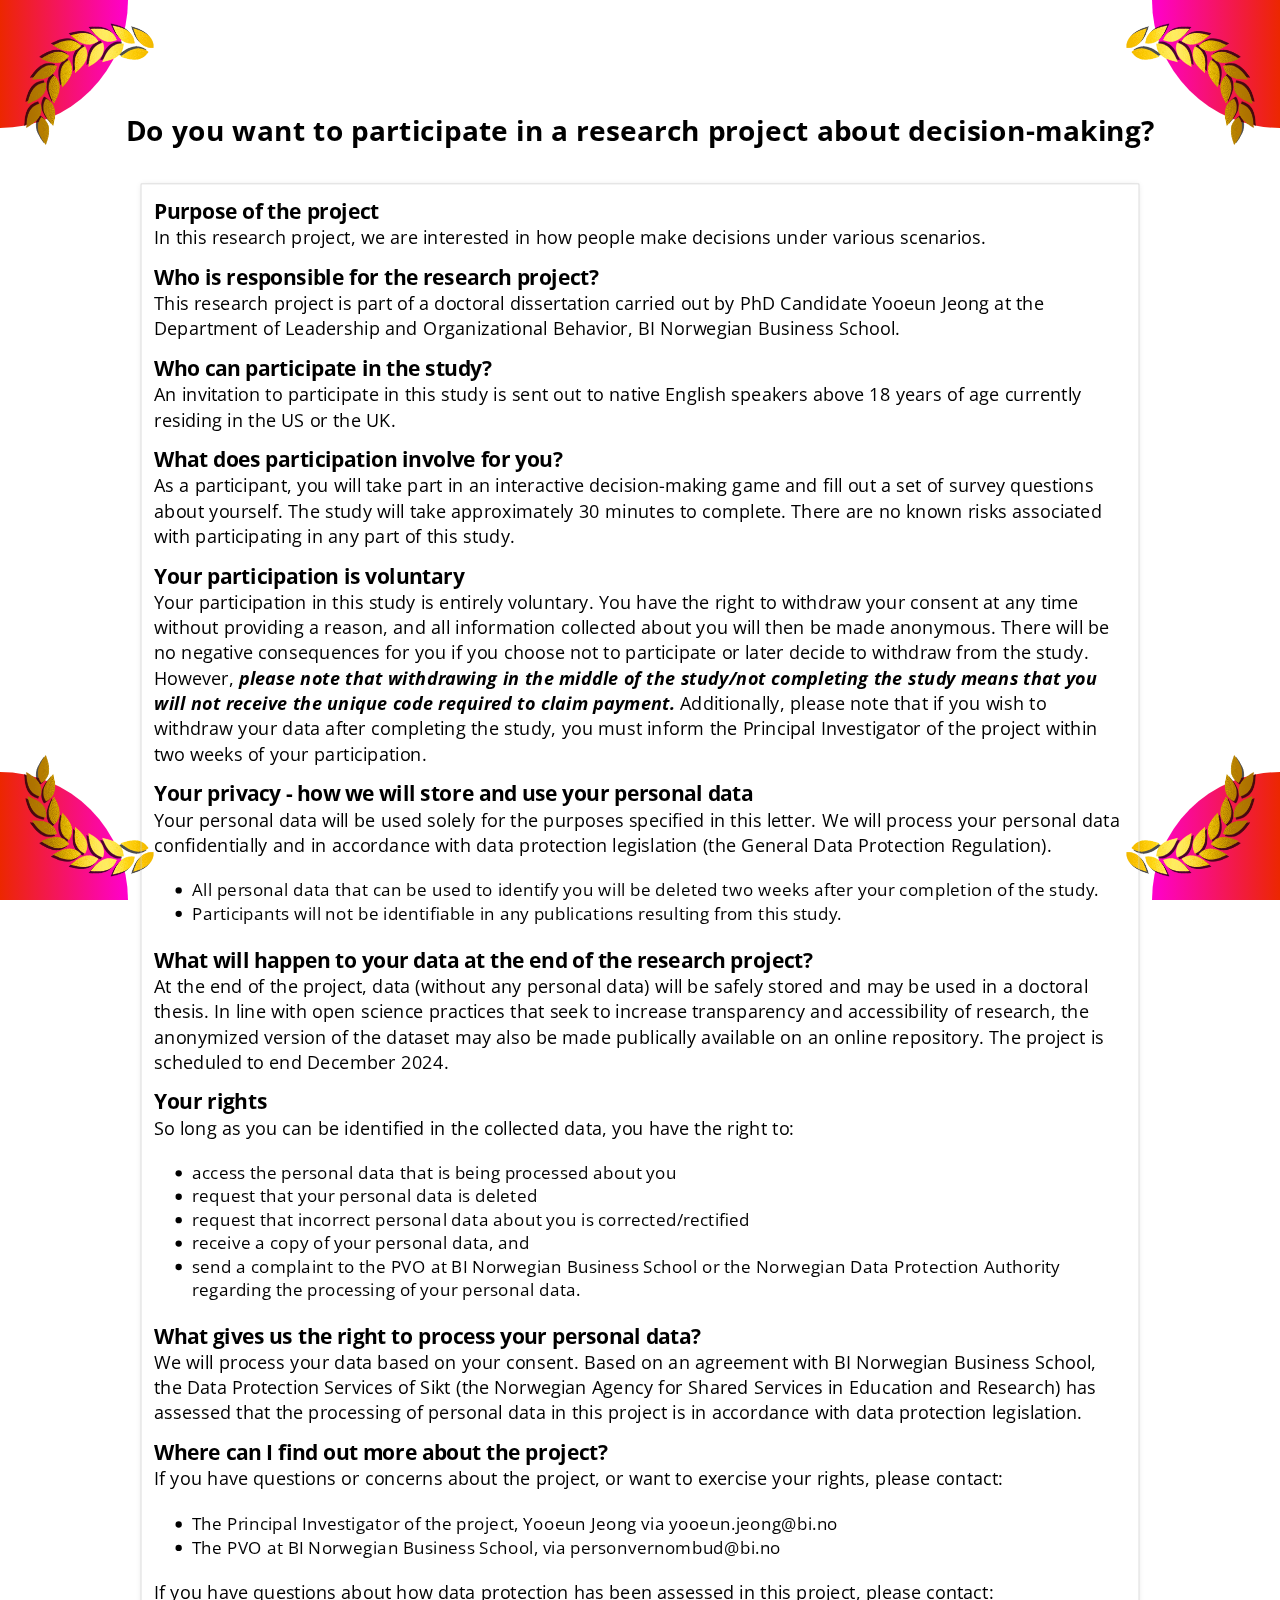
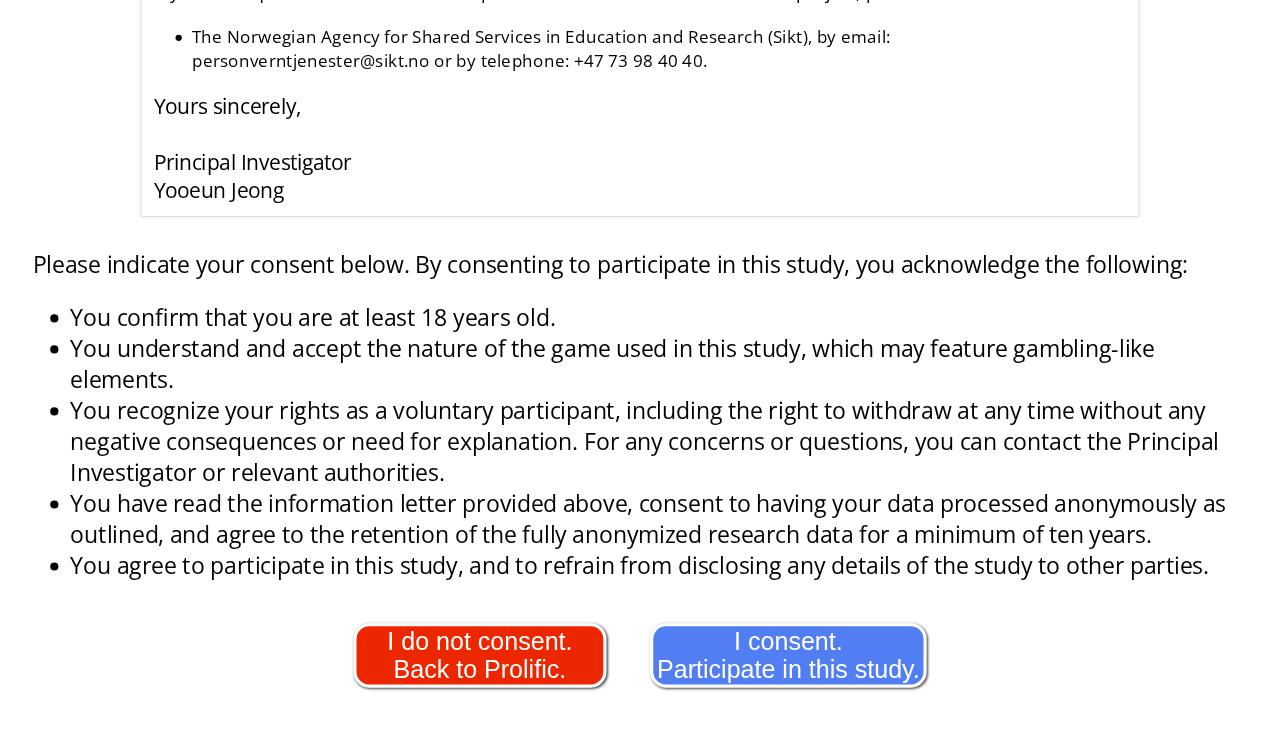
<file: index.html>
<!DOCTYPE html>
<html>

<head>
  <title>Welcome to our study | BI Norwegian Business School</title>
  <script src="jspsych/jspsych.js"></script>
  <script src="jspsych/plugin-external-html.js"></script>
  <script src="jspsych/plugin-html-button-response.js"></script>
  <script src="jspsych/plugin-survey-html-form.js"></script>
  <script src="jspsych/plugin-instructions.js"></script>

  <!--
  <script src="jspsych/plugin-browser-check.js"></script>
  <script src="jspsych/plugin-call-function.js"></script>
  <script src="jspsych/plugin-fullscreen.js"></script>
  <script src="jspsych/plugin-preload.js"></script>
  -->

  <script src="mainScript.js"></script>
  <script src="trialDefinition.js"></script>
  <script src="slotMachineGeneration.js"></script>
  <script src="timelineGeneration.js"></script>
  <script src="trialFunctions.js"></script>
  <script src="visualsUpdate.js"></script>

  <link href="jspsych/jspsych.css" rel="stylesheet" type="text/css" />
  <link href="css/consent.css" rel="stylesheet" type="text/css" />
  <link href="css/slotmachine.css" rel="stylesheet" type="text/css" />
  <link href="css/additionalCSS.css" rel="stylesheet" type="text/css" />
  <link href="css/tutorialCSS.css" rel="stylesheet" type="text/css" />

</head>

<body></body>
<script>

  startGame();

</script>

</html>
</file>
<file: css/consent.css>
* {
    text-align: left;
}

#studyTitle {
    text-align: center;
    margin-top: 20px;
    margin-bottom: 70px;
    font-size: 2.5em;
    font-weight: bold;
}

.infoLetterContainer {
    width: 80%;
    margin: auto;
    font-size: 1.8em;
    line-height: normal;
    border: 1px solid #ccc;
    padding: 20px;
    box-shadow: 0px 0px 10px rgba(0, 0, 0, 0.1);
}

.sectionContainer {
    margin-bottom: 20px;
}

.sectionTitle {
    font-weight: bold;
}

.sectionText {
    font-size: 0.9em;
}

.consentImportant {
    font-weight: bold;
    font-style: italic;
}

.sectionListContainer {
    margin-left: 20px;
    margin-right: 20px;
}

.sectionListItems {
    font-size: 0.85em;
}

.consentFormContainer {
    width: 100%;
    margin: auto;
    font-size: 2em;
    line-height: normal;
    margin-top: 50px;
}

.consentListContainer {
    margin-left: 20px;
    margin-right: 20px;
}

.consentButtonContainer {
    text-align: center;
    margin-top: 20px;
    margin-bottom: 50px;
}

#noConsentButton,
#consentButton {
    justify-content: center;
    align-items: center;
    min-width: 400px;
    min-height: 80px;
    margin: 30px;
    font-size: 1.1em;
    box-shadow: 2px 2px 4px rgb(0,0,0,0.7);
    border: 5px white solid;
    border-radius: 25px;
    display: inline-block;
    transition: all 150ms ease-in-out;
    text-align: center;
}

#noConsentButton {
    background-color: rgb(236,39,0);
    color: white;
}

#consentButton {
    background-color: #527EF3;
    color: white;
}

#noConsentButton:hover,
#consentButton:hover {
    transform: scale(1.05);
}

/* Ensuring Button Text Does Not Break */
#noConsentButton,
#consentButton {
    white-space: nowrap;
}
</file>
<file: css/slotmachine.css>
:root {
    --slot-size: 0.9px;
}

.slotMachine {
    transition: transform 150ms ease-in-out, opacity 150ms ease-in-out 0ms;
    display: flex;
    justify-content: center;
    align-items: center;
    background: transparent;
    width: calc(300 * var(--slot-size));
    height: calc(300 * var(--slot-size));
    border-radius: 15px;
}

.slotMachineInstruction {
    display: flex;
    justify-content: center;
    align-items: center;
    background: transparent;
    width: calc(300 * var(--slot-size));
    height: calc(300 * var(--slot-size));
    border-radius: 15px;
}

.slotOuter {
    display: flex;
    justify-content: center;
    align-items: center;
    width: 90%;
    height: 50%;
    border: calc(10 * var(--slot-size)) black solid;
    border-radius: calc(30 * var(--slot-size));
}

.slotInner {
    display: flex;
    justify-content: center;
    align-items: center;
    background: black;
    width: 87.5%;
    height: 80%;
    border: calc(8 * var(--slot-size)) black solid;
    border-radius: calc(15 * var(--slot-size));
}

.slotNumbers {
    display: flex;
    justify-content: center;
    align-items: center;
    width: 90%;
    height: 85%;
}

.slotNumber {
    width: 100%;
    height: 100%;
    border-radius: 5px;
    background: white;
    margin-left: calc(3 * var(--slot-size));
    margin-right: calc(3 * var(--slot-size));
    display: flex;
    justify-content: center;
    align-items: center;
}

.slotNumber::after {
    content: "🍒";
    filter: grayscale();
    display: block;
    font-size: calc(30 * var(--slot-size));
    font-weight: 900;
}

.slotHandle {
    display: flex;
    justify-content: center;
    align-items: center;
    width: 10%;
    height: 100%;
    margin-left: calc(5 * var(--slot-size));
}

.slotMachine:hover {
    transform: scale(1.05);
}

.slotMachine:hover .costNumber::before {
    transform: rotate(360deg);
}

.disabledMachine:hover .costNumber::before {
    transform: rotate(0deg);
}

.slotStick {
    display: flex;
    justify-content: center;
    align-items: flex-end;
    background: black;
    width: 100%;
    height: 25%;
    border-radius: 0px calc(15 * var(--slot-size)) calc(15 * var(--slot-size)) 0px;
}

.slotBar {
    background: black;
    width: 40%;
    height: 150%;
    border: calc(3 * var(--slot-size)) white solid;
    margin-bottom: 100%;
    border-radius: calc(15 * var(--slot-size));
}

.barMoving {
    animation: moveBar 0.55s ease-in-out 0s;
}

.barMoving::after {
    animation: scaleUp 0.8s ease-in-out;
}

.unclickedMachine {
    opacity: 0.15;
}

.disabledMachine:hover {
    transform: scale(1);
}

@keyframes scaleUp {
    0% {
        transform: translateX(-50%) scale(1);
    }

    60% {
        transform: translateX(-50%) scale(1.05);
    }

    100% {
        transform: translateX(-50%) scale(1);
    }
}

@keyframes moveBar {
    0% {
        height: 150%;
        margin-bottom: 100%;
    }

    60% {
        height: calc(15 * var(--slot-size));
        margin-bottom: 100%;
    }

    100% {
        height: 150%;
        margin-bottom: 100%;
    }
}

.slotBar::after {
    content: "";
    display: block;
    background: black;
    border: calc(3 * var(--slot-size)) white solid;
    width: calc(25 * var(--slot-size));
    height: calc(25 * var(--slot-size));
    position: relative;
    transform: translateX(-50%);
    left: 50%;
    border-radius: calc(50 * var(--slot-size));
}

.slotLabel {
    display: flex;
    justify-content: center;
    align-items: center;
    background: #527EF3;
    border: calc(3 * var(--slot-size)) white solid;
    position: absolute;
    width: calc(100 * var(--slot-size));
    height: calc(50 * var(--slot-size));
    border-radius: calc(15 * var(--slot-size));
    margin-bottom: calc(140 * var(--slot-size));
    color: white;
    font-size: calc(35 * var(--slot-size));
    font-weight: bolder;
    font-family: sans-serif;
}

.slotCost {
    display: flex;
    justify-content: center;
    align-items: center;
    background: none;
    border: calc(3 * var(--slot-size)) white solid;
    position: absolute;
    width: calc(200 * var(--slot-size));
    height: calc(50 * var(--slot-size));
    border-radius: calc(15 * var(--slot-size));
    margin-top: calc(233 * var(--slot-size));
    color: black;
    font-size: calc(25 * var(--slot-size));
    font-weight: 900;
    font-family: sans-serif;
    transition: opacity 150ms ease-in-out;
}

.costText {
    margin-right: 5px;
    font-family: HouschkaPro-ExtraBold;
    color: #595959;
    font-size: 45px;
}

.costNumber {
    filter: drop-shadow(1px 1px 1px rgb(0, 0, 0, 0.7));
    margin-left: 5px;
    display: flex;
    justify-content: center;
    align-items: center;
    color: #F29C1F;
    font-family: HouschkaPro-ExtraBold;
    font-size: 45px;
}

.costNumber::before {
    background: url(../slotAssets/tokenThing.png) center/contain no-repeat;
    width: 35px;
    height: 35px;
    content: "";
    display: block;
    margin-right: 5px;
    transition: transform 350ms ease-in-out;
}

.slotMachines {
    display: flex;
    justify-content: center;
    align-items: center;
    width: fit-content;
}
</file>
<file: css/additionalCSS.css>
/* For Webkit browsers (Chrome, Safari) */
::-webkit-scrollbar {
  width: 12px; /* Adjust the width as needed */
}

::-webkit-scrollbar-thumb {
  background-color: #888; /* Adjust the color as needed */
  border-radius: 6px; /* Optional: Round corners */
}

::-webkit-scrollbar-track {
  background-color: #f5f5f5; /* Adjust the color as needed */
}

:root {
  --scale:1;
}

@font-face {
    font-family: HouschkaPro-Bold;
    src: url(../fontAssets/HouschkaPro-Bold.woff2);
  }
  @font-face {
    font-family: HouschkaPro-ExtraBold;
    src: url(../fontAssets/HouschkaPro-ExtraBold.woff2);
  }
  @font-face {
    font-family: HouschkaPro-ExtraBoldItalic;
    src: url(../fontAssets/HouschkaPro-ExtraBoldItalic.woff2);
  }
  @font-face {
    font-family: HouschkaPro-Light;
    src: url(../fontAssets/HouschkaPro-Bold.woff2);
  }
  @font-face {
    font-family: HouschkaPro-Medium;
    src: url(../fontAssets/HouschkaPro-Bold.woff2);
  }
  @font-face {
    font-family: Cyberion;
    src: url(../fontAssets/Cyberion.woff2);
  }
  @font-face {
    font-family: Study;
    src: url(../fontAssets/Study.woff2);
  }

.backgroundIllustrations {
    position: fixed;
    background: none;
    width: 100%;
    height: 100%;
    pointer-events: none;
    z-index: -100;
    overflow:hidden;
}

.backgroundDetail {
    overflow:visible;
    width: 20%;
    height: auto;
    aspect-ratio:1/1;
    position: absolute;
    border-radius: 50% 50%;
    background: rgb(236,39,0);
    background: linear-gradient(90deg, rgba(236,39,0,1) 50%, rgba(255,0,206,1) 100%);
}

.laurelBox {
    position:absolute;
    width:50%;
    height:50%;
    background: url(../slotAssets/laurelThing.png) center/contain no-repeat;
    bottom:0;
    right:0;
    transform:rotate(-180deg) translate(-20%, -20%);
    filter:drop-shadow(2px 2px rgb(0,0,0,0.7));
}

.topLeft {
    top:0%;
    left: 0%;
    transform:translate(-50%, -50%)
}


.topRight {
    top: 0;
    right: 0;
    transform:translate(50%, -50%) scaleX(-1);
}

.bottomRight {
    bottom: 0;
    right: 0;
    transform:translate(50%, 50%) scaleY(-1) scaleX(-1);
}

.bottomLeft {
    bottom: 0;
    left: 0;
    transform:translate(-50%, 50%) scaleY(-1);
} 


/* STYLING PRE-EXISTING ELEMENTS */

#roundInfoContainer {
    font-family: HouschkaPro-ExtraBold;
}

body {
  overflow: hidden;
}

.jspsych-content-wrapper {
  align-items:center;
  justify-content:center;
  overflow:hidden;
}

#jspsych-content {
  width:1920px;
  height:1080px;
  min-width:1920px;
  min-height:1080px;
  transform:scale(var(--scale));
  position:absolute;
  display: flex;
    flex-direction: column;
    /* justify-content: center; */
    align-items: center;
}

.tokenCounter {
  right:0;
}

.spinCounter {
left:0;
}

.generalCounter {
  margin-top: 100px;
  width:fit-content;
  height:fit-content;
  top:0;
  position:absolute;
  display:flex;
  align-items: center;
  filter:drop-shadow(2px 2px 2px rgb(0,0,0,0.7));
}

.spinCounter {
  margin-left: 100px;
  justify-content:flex-start;
}

.tokenCounter {
  margin-right: 100px;
  justify-content:flex-end;
}

.generalIcon {
  width:64px;
  height:64px;
}

.tokenIcon {
  background: url(../slotAssets/tokenThing.png) center/contain no-repeat;
}

.spinIcon {
  background: url(../slotAssets/spinThing.png) center/contain no-repeat;
}

.generalCounter .generalNumber {
  padding-top: 14px; 
font-size:100px;
}

.generalCounter .generalIcon {
  width:100px;
  height:100px;
}

.generalNumber {
  color:white;
  font-size:74px;
  display:flex;
  justify-content:center;
  align-items:center;
  width:fit-content;
  height:75px;
  padding-left:20px;
  font-family: HouschkaPro-ExtraBold;
}

.tokenNumber {
  color:#F29C1F;
  animation: slightPop 350ms ease-in-out 500ms;
}

.spinNumber {
  color:#527EF3;
  animation: slightPop 350ms ease-in-out 150ms;
}

.tokenNumberInstruction {
  color:#F29C1F;
}

.spinNumberInstruction {
  color:#527EF3;
}

.rewardNumber {
  color:#F29C1F;
}

.rewardContainer {
  display:flex;
  position:absolute;
  justify-content:center;
  align-items:center;
}

.tokenContainer {
  display:flex;
  position:absolute;
  filter: drop-shadow(2px 2px 2px rgb(0,0,0,0.7));
  transform:scale(0);
  animation: rewardAppearing 400ms ease-in-out 630ms forwards, moveUp 300ms ease-in-out 1150ms forwards;
}

.plusSymbol {
  color:#F29C1F;
  transform:scale(0);
  font-family: HouschkaPro-ExtraBold;
  animation: rewardAppearing 200ms ease-in-out 325ms forwards, moveUpHigh 500ms ease-in-out 650ms forwards;
  display: flex;
  justify-content: center;
  align-items: center;
}

.plusSymbol::before {
  position:absolute;
  display:block;
  content:"+";
  font-size:150px;
  filter:drop-shadow(3px 3px 4px rgb(0,0,0,0.9));
  animation: scaleDowns 300ms ease-in-out 1500ms forwards;
}

.plusSymbol::after {
  position:absolute;
  display:block;
  content:"REWARD";
  font-size:35px;
  font-size: 39px;
  padding-bottom: 30px;
  transform:scale(0);
  filter:drop-shadow(2px 2px 2px rgb(0,0,0,0.7));
  animation: scaleUps 300ms ease-in-out 1500ms forwards;
}

@keyframes pulseEternal {
  0% {
    transform:scale(1);
  }
  100% {
    transform:scale(1.10);
  }
}

@keyframes scaleDowns {
  0% {
    transform:scale(1);
  }
  100% {
    transform:scale(0);
  }
}

@keyframes scaleUps {
  0% {
    transform:scale(0);
  }
  100% {
    transform:scale(1);
  }
}

@keyframes moveUp {
  0% {
    margin-bottom:0px;
  }
  93% {
    margin-bottom:310px;
  }
  100% {
    margin-bottom:300px;
  }
}

@keyframes moveUpHigh {
  0% {
    margin-bottom:0px;
  }
  93% {
    margin-bottom:410px;
  }
  100% {
    margin-bottom:400px;
  }
}
.roundCounter {
  width:100%;
  height:300px;
  height:75px;
  font-size:54px;
  font-family: Cyberion;
  display:flex;
  justify-content:center;
  align-items:center;
}

#trialPrompt {
  font-family: Cyberion;
  font-size:64px;
  display:flex;
  justify-content:center;
  height:fit-content;
  line-height: normal;
  transition: opacity 150ms ease-in-out;
  margin-top: 70px;
  margin-bottom: 20px;
  text-align: center;
}

.accumulatedCounter {
 /* background:gray;
  background: url(../slotAssets/silverTexture.jpg) center/cover no-repeat;
  box-shadow:2px 2px 2px rgb(0,0,0,0.6); */
  width:500px;
  height:125px;
  border-radius:100px;
  bottom: 110px;
  position:absolute;
  left:0; right:0;
  margin:auto;
  display:flex;
  flex-direction:column;
  justify-content:center;
  align-items:center;
}

.accumulatedPreface {
  font-size:26px;
  font-family: Cyberion;
  color:#303030;
  padding-top:5px;
}

.accumulatedWrapper {
  display:flex;
  justify-content:center;
  align-items:center;
  filter:drop-shadow(2px 2px 2px rgb(0,0,0,0.7));
}

.accumulatedNumber  {
  color:#F29C1F;
  font-size:55px;
  padding-top:6px;
}

.accumulatedIcon {
  width:60px;
  height:60px;
}

/* spinCounter.classList.add('spinCounter', 'generalCounter');
  let spinIcon = document.createElement('div');
  spinIcon.classList.add('spinIcon', 'generalIcon');
  let spinNumber = document.createElement('div');
  spinNumber.classList.add('spinNumber', 'generalNumber');
  spinNumber.id = 'spinNumber'; 
    --total-points:0;
  --spins-remaining:0;
  --tokens-remaining:0;
  */

  .jspsych-btn:has(.slotMachine) {
    padding:0px 0px 0px 0px !important;
    margin-left:10px;
    margin-right:10px;
    border:none;
    background:none !important;
  }

  #jspsych-survey-html-form-next{
    margin-top: 50px;
    margin-bottom: 50px;
    border: 5px white solid;
    width: 350px;
    min-height: 125px;
    bottom: 0;
    position: relative;
    align-self: center;
    background: #527EF3;
    font-family: Cyberion;
    font-size: 36px;
    color: white;
    box-shadow: 2px 2px 4px rgb(0,0,0,0.7);
    border-radius: 25px;
    display: flex;
    justify-content: center;
    align-items: center;
    transition: all 150ms ease-in-out;
    text-align: center;
  }

  .bigButton {
    margin-top: 50px;
    margin-bottom: 50px;
    border: 5px white solid;
    width: 300px;
    min-height: 100px;
    height:100px;
    bottom: 0;
    position: relative;
    align-self: center;
    background: #527EF3;
    font-family: Cyberion;
    font-size: 36px;
    color: white;
    box-shadow: 2px 2px 4px rgb(0,0,0,0.7);
    border-radius: 25px;
    display: flex;
    justify-content: center;
    align-items: center;
    transition: all 150ms ease-in-out;
    text-align: center;
  }

  #nextButton {
    font-size:36px;
    transform:scale(0);
    animation: buttonAppearing 250ms ease-in-out 2350ms forwards;
  }

  .bigButton:hover , #jspsych-survey-html-form-next:hover {
    transform:scale(1.05);
    filter:brightness(1.05);
  }

  @keyframes buttonAppearing {
    0% {
      transform:scale(0);
    }
    93% {
      transform:scale(1.05);
    }
    100% {
      transform:scale(1);
    }

  }

  @keyframes rewardAppearing {
    0% {
      transform:scale(0);
    }
    85% {
      transform:scale(1.10);
    }
    100% {
      transform:scale(1);
    }

  }

  @keyframes slightPop {
    0% {
      transform:scale(1);
    }
    50% {
      transform:scale(1.10);
    }
    93% {
      transform:scale(0.97);
    }
    100% {
      transform:scale(1);
    }
  }

  @keyframes bigPopAndRotate {
    0% {
      transform:scale(1) rotate(0deg);
    }
    50% {
      transform:scale(1.25) rotate(5deg);
    }
    93% {
      transform:scale(0.97) rotate(-1deg);
    }
    100% {
      transform:scale(1) rotate(0deg);
    }
  }

  .rewardElement {
    position:absolute;
    width:600px;
    height:600px;
    background:yellow;
  }

  .tokenPop {
    animation: bigPopAndRotate 450ms ease-in-out;
  }

  .standardText {
    font-size:40px;
  }

  .blockStartInstructionsContainer , .blockStartTextContainer , .gameEndInstructionsContainer {
    margin-top:400px;
    line-height:normal;
  }

  .blockStartInstructionsImportant  {
    padding-top: 30px;
    padding-bottom: 50px;
  }

  .blockStartText {
    font-family: Cyberion;
    font-size: 64px;
    display: flex;
    justify-content: center;
    height: fit-content;
    line-height: normal;
    text-transform:uppercase;
    transition: opacity 150ms ease-in-out;
  }

  .textAndTokenContainer {
    display:flex;
  }

  .textbox , #age{
    padding: 5px;
    border: 1.5px solid black;
    font-size: 30px;
    width: 100%; /* make textboxes full width */
    box-sizing: border-box; /* padding included in width */
    margin-top: 5px; /* space above textboxes */
  }

  #age {
    width: 50%;
    height: 50px;
  }

  #jspsych-survey-html-form {
    display:flex;
    flex-direction:column;
    align-items: flex-start; /* align content to the left */
      width: 90%;
      height: 90%;
      overflow-y: scroll;
      box-shadow: 2px 2px 15px rgb(0,0,0,0.6);
      background: #fffdf8;
      justify-content: flex-start;
      padding: 50px;
  }

  .postQuestionsContainer {
    margin-top: 20px;
    margin-bottom: 20px;
    text-align: left; /* align text to the left */
    width: 100%;
  }

  .postSurveyPrompt {
    text-align: center; /* align the prompt text to the center */
    margin-bottom: 20px; /* add space below the prompt */
  }

  .questions {
    font-weight: bold; /* make questions bold */
    margin-bottom: 5px; /* add space below questions */
    font-size:36px;
    line-height:normal;
    padding-bottom: 10px;
  }

  .options {
    font-size: 32px;
    line-height: normal;
  }

  .options label {
    display: block; /* each label on a new line */
    margin-bottom: 5px; /* add space below each option */
    font-weight: normal; /* options are not bold */
  }

  input[type="radio"] {
    width: 20px;
    height: 20px;
    margin-right: 10px; /* add space to the right of the radio button */
  }

  .exampleList {
    font-size: 32px;
    margin-top: 5px;
    margin-bottom:0px;
    font-weight: normal;
  }
  
  /* Add custom styles for textboxes */
  .textbox {
    border-radius: 4px; /* rounded corners for textboxes */
    width: 100%;
    min-height: 100px; /* minimum height for multi-line textboxes */
    padding: 10px; /* more padding for textboxes */
    font-size: 30px;
    border: 1.5px solid black;
  }

  .instructionsLowOpacity {
    opacity:0.3;
  }

  #jspsych-instructions-next {
    margin-left:20px !important;
    margin-right:20px !important;
    margin-top: 50px;
    border: 5px white solid;
    width: 350px;
    height: 100px;
    background: #527EF3;
    font-family: Cyberion;
    font-size:36px;
    color:white;
    box-shadow:2px 2px 4px rgb(0,0,0,0.7);
    border-radius:25px;
    display: flex;
    justify-content: center;
    align-items: center;
    transition: all 150ms ease-in-out;
  }

  #jspsych-instructions-back {
    margin-left:20px !important;
    margin-right:20px !important;
    margin-top: 50px;
    border: 5px white solid;
    width: 350px;
    height: 100px;
    background: #527EF3;
    font-family: Cyberion;
    font-size:36px;
    color:white;
    box-shadow:2px 2px 4px rgb(0,0,0,0.7);
    border-radius:25px;
    display: flex;
    justify-content: center;
    align-items: center;
    transition: all 150ms ease-in-out;
  }

  .jspsych-instructions-nav {
    display:flex;
    position:absolute;
    bottom:0;
  }

  #jspsych-instructions-back[disabled="disabled"] {
opacity:0.2;
  }

  #actualBlockStart {
    margin-top: 100px;
  }

  #actualBlockStart .blockStartText {
    margin-bottom: 145px;
  }

  #actualBlockStart .blockStartClickContainer {
    margin-top: 5px;
    margin-bottom: 5px;
  }

  #actualBlockStart p {
    padding-top: 0px;
    padding-bottom: 0px;
  }

  #actualBlockStart .textAndTokenContainer {
    justify-content: center;
  }

  #actualBlockStart .textAndTokenContainer p {
    font-size: 50px;
  }


  #actualBlockStart .clickStartText {
    margin-top:175px;
}

#actualBlockStart .costNumber {
  margin-left: 25px;
}

.ageQuestion {
  width:40%;
}

.debriefContainer {
  font-size: 32px;
  line-height: normal;
}

.debriefSectionContainer {
  margin-top: 40px;
  margin-bottom: 40px;
}

.endingStatement {
  text-align: center;
    font-size: 34px;
    font-weight: bold;
}
</file>
<file: css/tutorialCSS.css>
@font-face {
    font-family: DeliciousHandrawn-Regular;
    src: url(../fontAssets/DeliciousHandrawn-Regular.woff2);
}

.arrowAndExplanation {
    position: absolute;
    pointer-events:none;
    width: 100%;
    height: 100%;
}

.arrow {
    background: url(../slotAssets/newArrow.png) center/contain no-repeat;
    width: 380px;
    height: 380px;
    position: absolute;
    z-index:400;
}

.explanation {
    z-index:500;
    width: 400px;
    height: 400px;
    padding:30px;
    display: flex;
    flex-direction:column;
    justify-content: center;
    align-items: center;
    text-align: left;
    border-radius: 2px;
    box-shadow: 2px 2px 2px rgb(0, 0, 0, 0.5);
    position: absolute;
    background: #f7dd38;
    line-height: normal;
    font-family: Study;
    font-size: 40px;
    clip-path: polygon(0% 0%, 100% 0%, 100% 100%, 20% 100%, 0% 80%);
}

.explanation::after {
    display:block;
    content:"";
    background: #fae873;
    width: 95px;
    height: 95px;
    position:absolute;
    bottom:0;
    left:0;
    box-shadow: 2px 2px 25px rgb(0, 0, 0, 0.2);
}

#spinNumberArrow {
    left: 40px;
    top: 180px;
    transform: rotate(70deg) scaleX(-1);
}

#spinNumberExplanation {
    left: 0;
    bottom: 116px;
}

#tokenNumberArrow {
    right: -63px;
    top: 150px;
    transform: rotate(70deg) scaleX(-1);
}

#tokenNumberExplanation {
    right: 0;
    top: 481px;
    z-index: 400;
}

#accumulatedNumberArrow {
    right: 384px;
    bottom: 69px;
    transform: rotate(346deg) scaleX(-1);
}

#accumulatedNumberExplanation {
    right: 0;
    bottom: 0;
}

#costArrow {
    right: 274px;
    bottom: 58px;
    transform: rotate(250deg);
}

#costExplanation {
    right: 0;
    bottom: -85px;
}

#rewardArrow {
    right: 300px;
    top: 216px;
    transform: rotate(200deg) scaleY(-1);
}

#rewardExplanation {
    right: 0;
    top: 265px;
    width: 500px;
    height: 500px;
}

.instructionsContainer {
    font-size:30px;
    line-height:normal;
    display: flex;
    flex-direction: column;
    width: 90%;
}

.instructionsWelcome {
    align-self: center;
    font-weight: bold;
    font-size:50px;
}

.instructionsTextImportant {
    font-weight:bold;
}

.bodyText {
    margin-top: 144px;
    font-size: 35px;
    padding-bottom: 50px;
}

.rulesList {
    padding-top: 20px;
}

.rulesList li {
    margin-top:20px;
    margin-bottom:20px;
}

.instructionsWarning {
    font-weight:bold;
}

#practiceRoundStart {
    margin-top: 320px;
    font-size:40px;
}

#practiceRoundStart p {
    text-align:center;
}

.blockStartInstructionsContainer {
   margin-top:225px
}

.slightlyBiggerText {
    font-size:50px;
    text-align:center;
}

.postSurveyPrompt {
    font-size:40px;
    line-height:normal;
}



.gameEndInstructionsContainer .slightlyBiggerText {
font-weight:bold;
padding-bottom: 50px;
}

.gameEndInstructionsContainer {
    font-size:40px;
    text-align:center;
    margin-top:300px;
}

.gameEndInstructionsContainer p {
    text-align: center;
}
#startBlockButton , #finishGameButton {
    position: absolute;
    bottom: 0;
    left: 0;
    right: 0;
    margin: auto;
}

.blockStartClickContainer {
    text-align:center;
}
</file>
